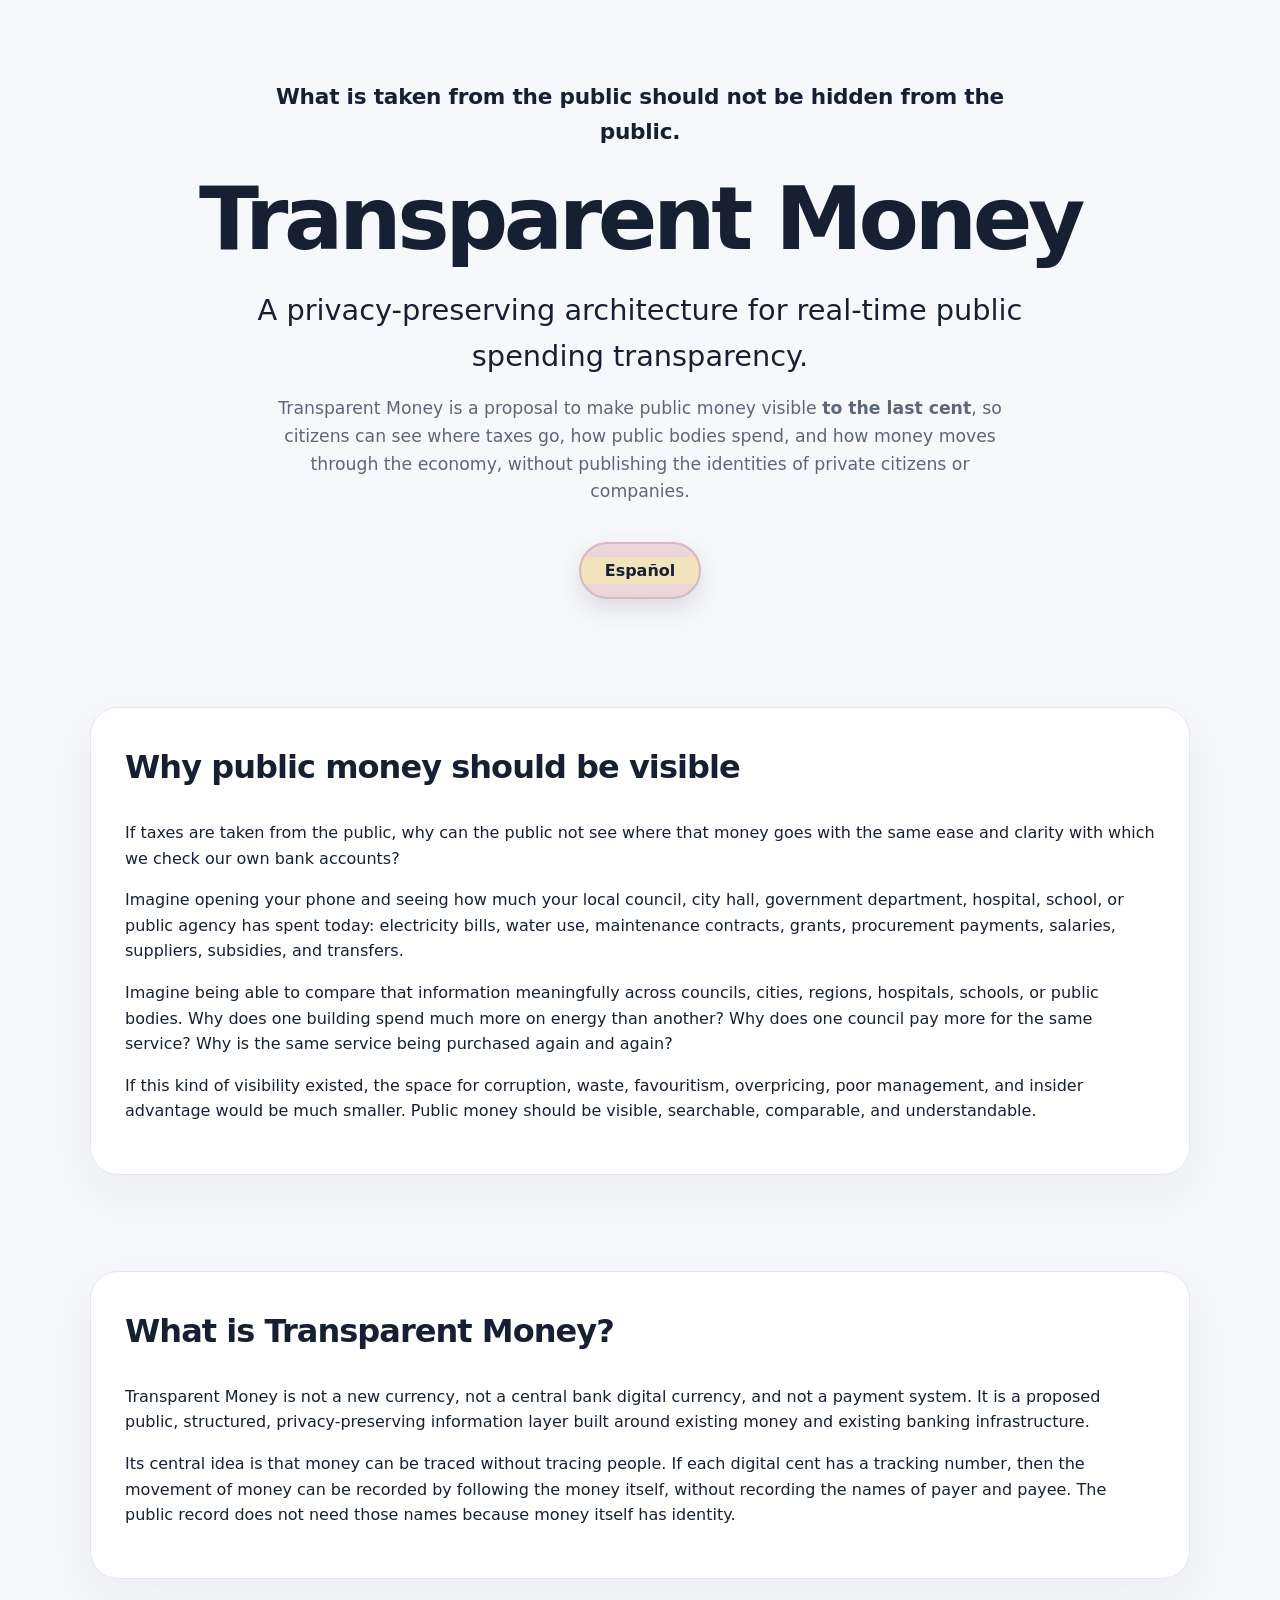
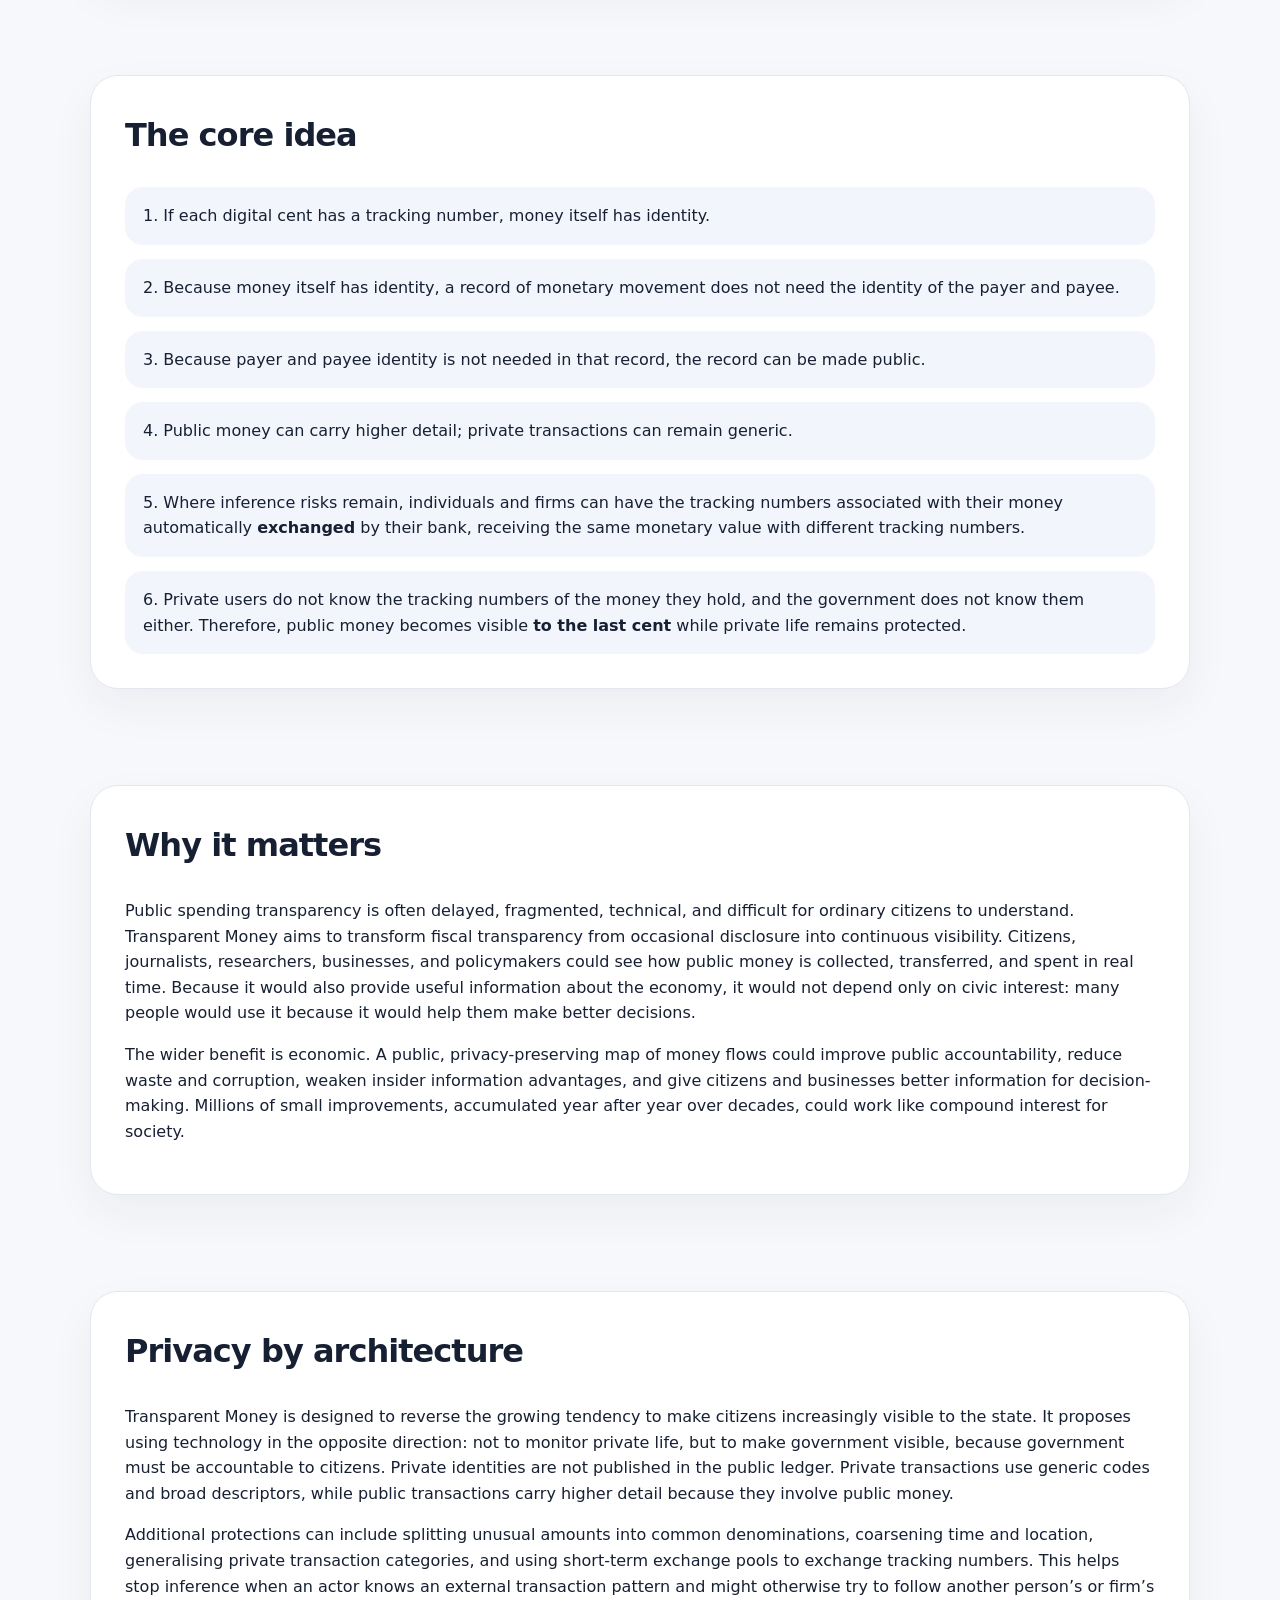
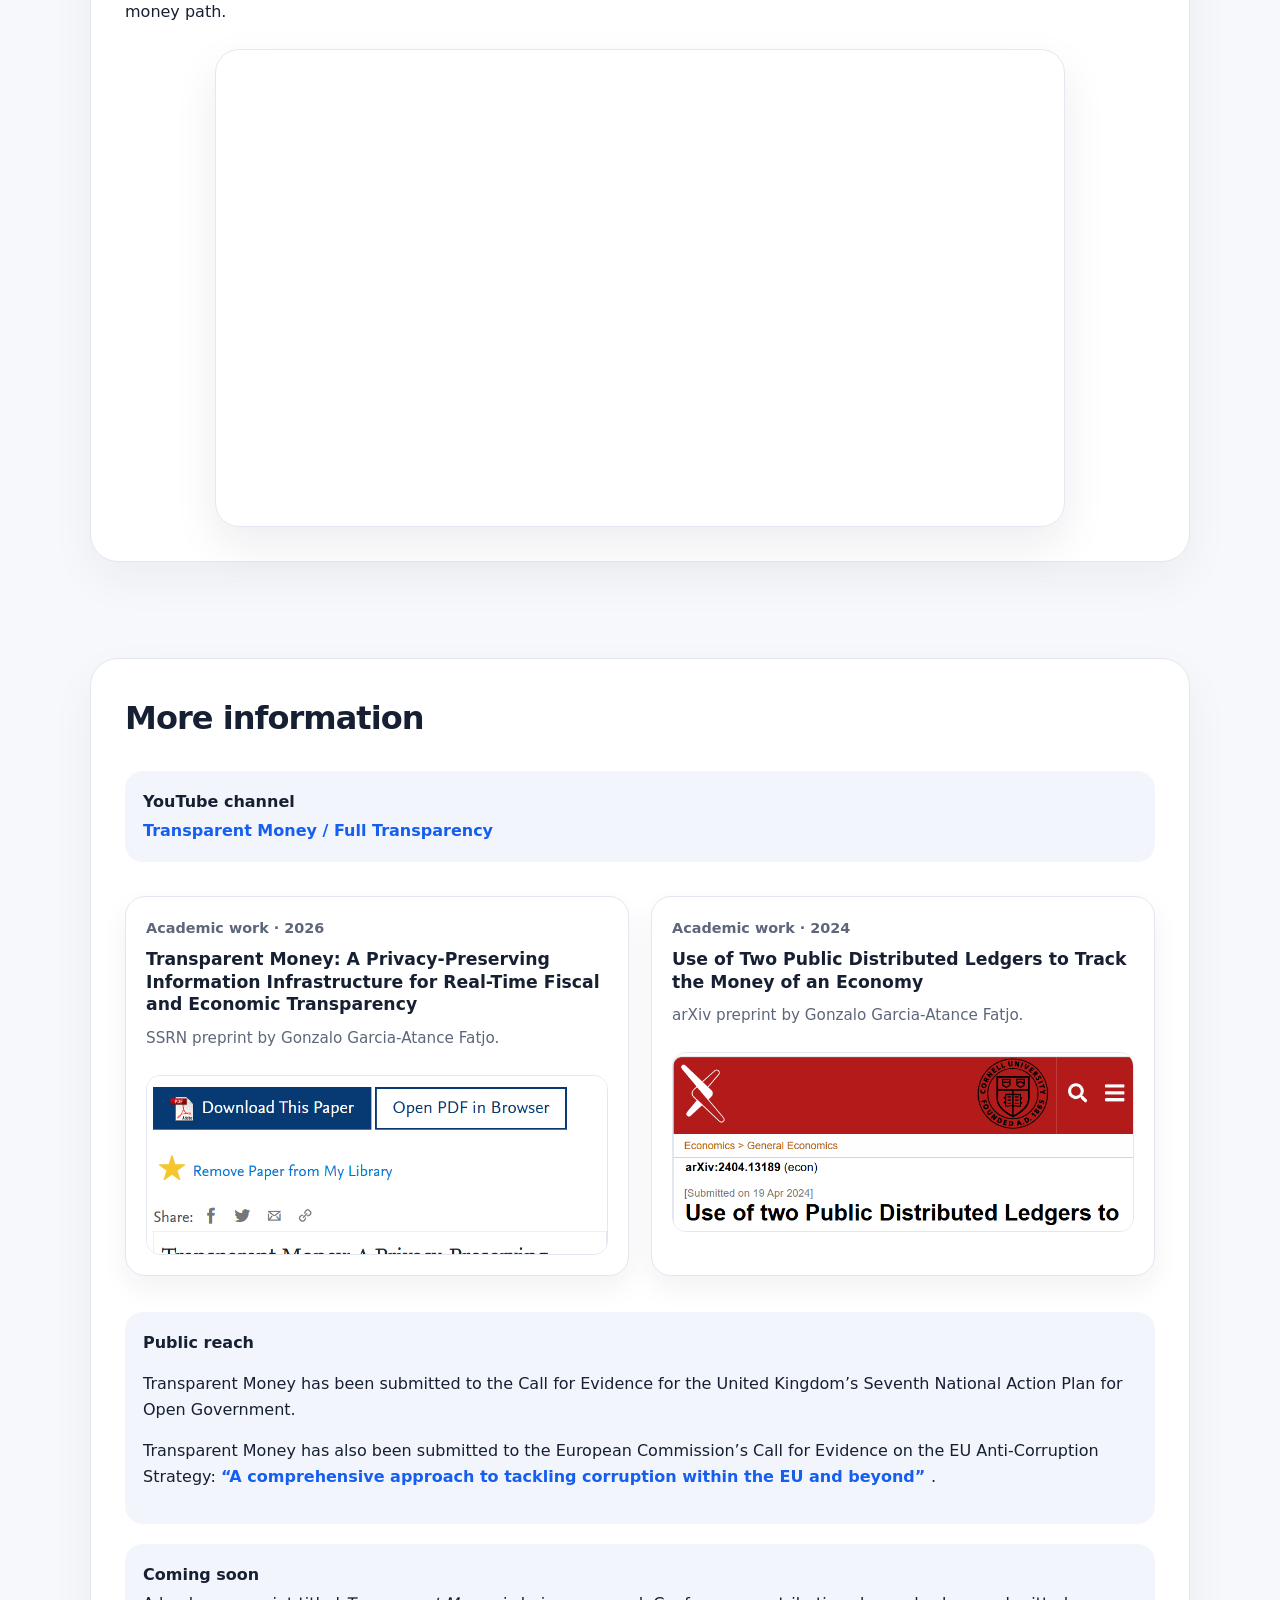
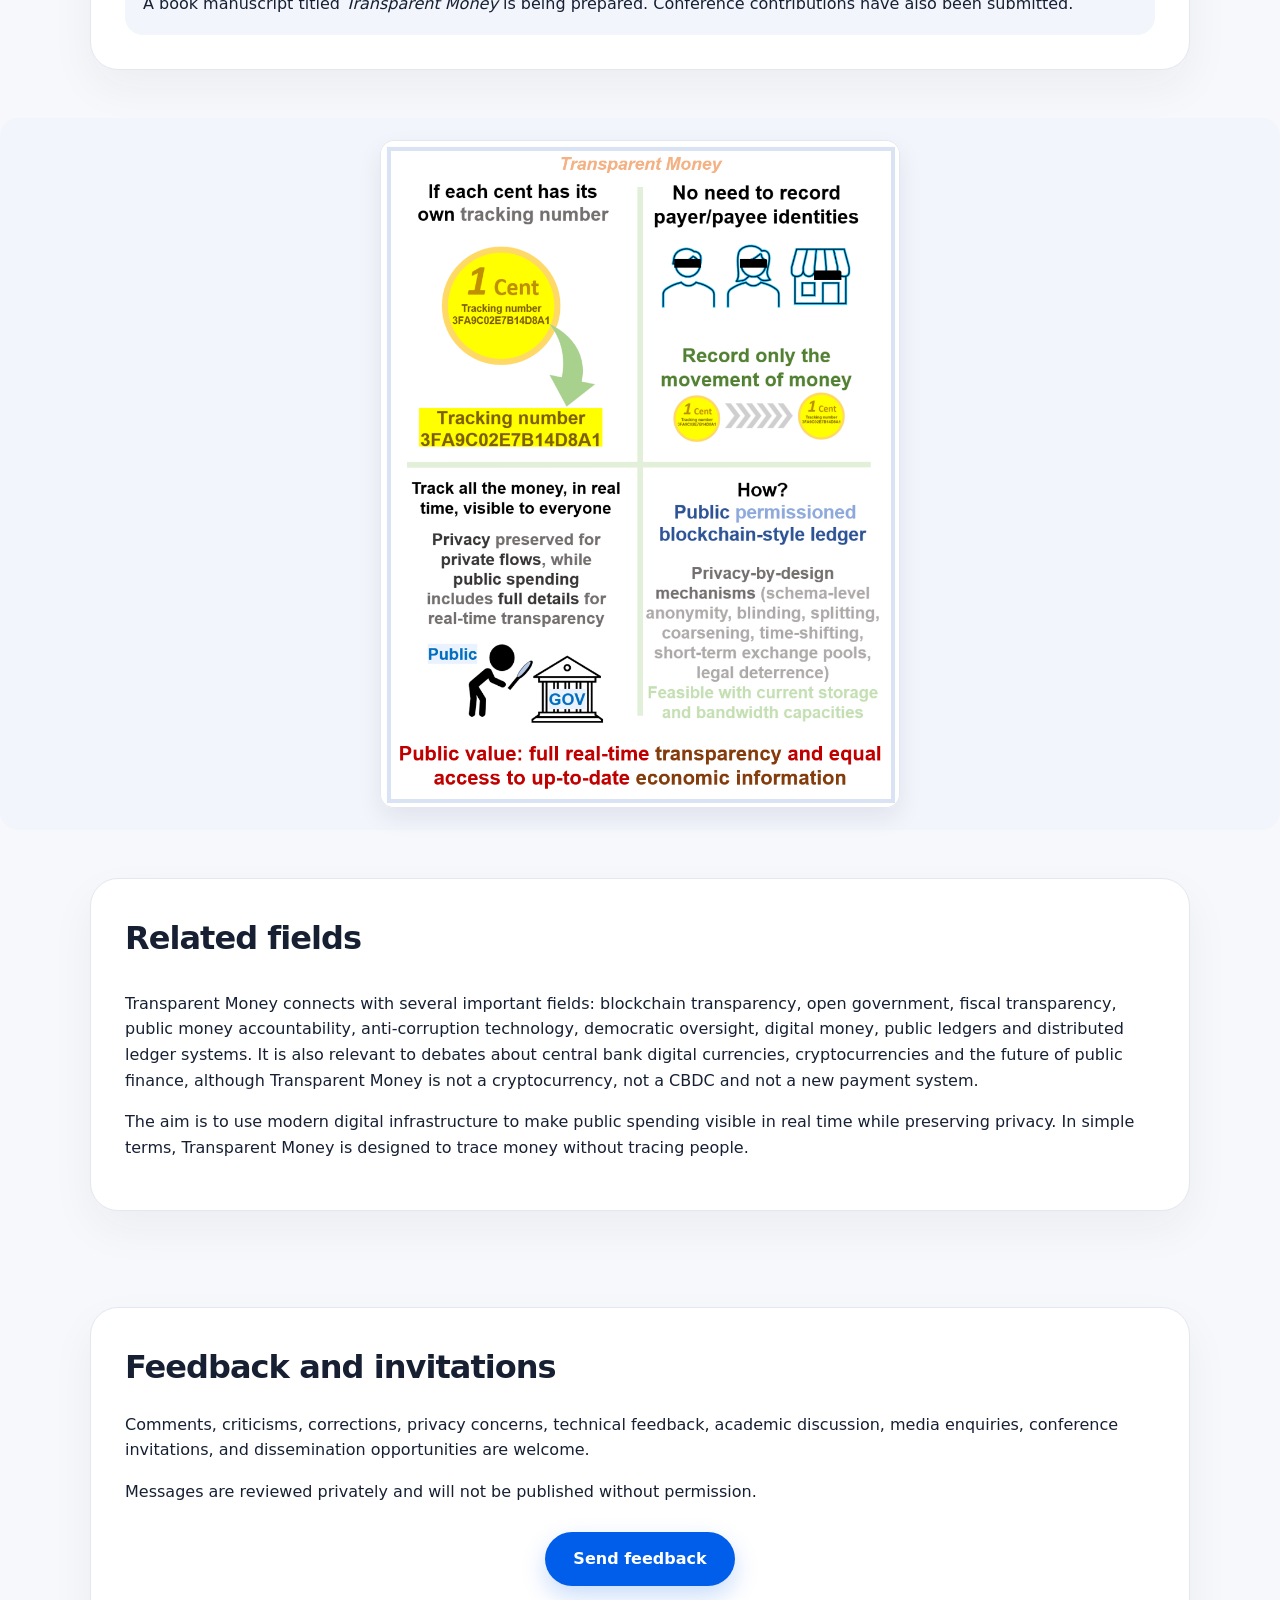
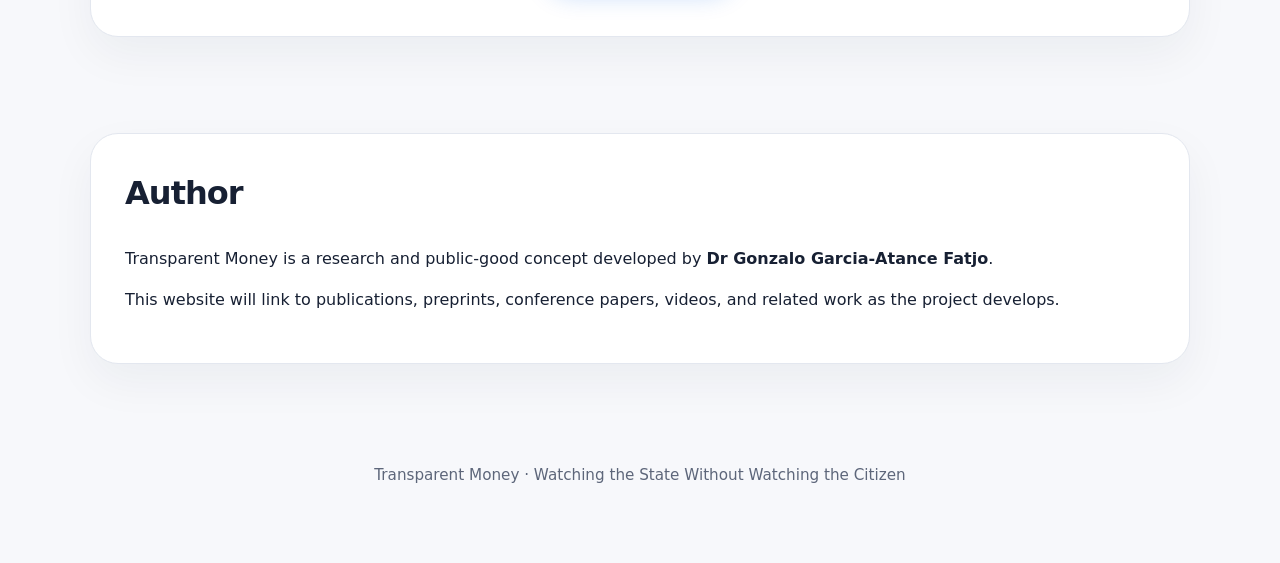
<file: index.html>
<!DOCTYPE html>
<html lang="en">
<head>
  <meta charset="UTF-8">
  <meta name="viewport" content="width=device-width, initial-scale=1.0">

 <title>Transparent Money | Blockchain Transparency for Public Money, Open Government and Anti-Corruption</title>



<meta name="keywords" content="Transparent Money, blockchain transparency, public money, public spending transparency, fiscal transparency, open government, anti-corruption, democracy, digital money, privacy-preserving transparency, public ledger, distributed ledger, government spending, real-time transparency, CBDC, cryptocurrency, accountability, public finance">

  <meta name="description" content="Transparent Money is a privacy-preserving architecture for real-time public spending transparency. It proposes tracing money without tracing people.">

  <link rel="canonical" href="https://transparentmoney.org/">
  <link rel="alternate" hreflang="en" href="https://transparentmoney.org/">
  <link rel="alternate" hreflang="es" href="https://transparentmoney.org/es/">
  <link rel="icon" type="image/png" href="/favicon.png">
  <link rel="stylesheet" href="style.css">
</head>

<body>
  <main>
    <section class="hero">
      <div class="container">
        <p class="moral-tagline">
  What is taken from the public should not be hidden from the public.
</p>

        <h1>Transparent Money</h1>

        <p class="subtitle">
          A privacy-preserving architecture for real-time public spending transparency.
        </p>

        <p class="description">
           Transparent Money is a proposal to make public money visible <strong>to the last cent</strong>,
            so citizens can see where taxes go, how public bodies spend, and how money moves
            through the economy, without publishing the identities of private citizens or companies.
        </p>

        <div class="nav">
                 <a class="language-switch spanish-flag" href="es/">Español</a>
        </div>
      </div>
    </section>

    <section class="section" id="why-public-money">
      <div class="container">
        <div class="card">
          <h2>Why public money should be visible</h2>
    
          <p>
            If taxes are taken from the public, why can the public not see where that money goes
            with the same ease and clarity with which we check our own bank accounts?
          </p>
    
          <p>
            Imagine opening your phone and seeing how much your local council, city hall,
            government department, hospital, school, or public agency has spent today:
            electricity bills, water use, maintenance contracts, grants, procurement payments,
            salaries, suppliers, subsidies, and transfers.
          </p>
    
          <p>
            Imagine being able to compare that information meaningfully across councils,
            cities, regions, hospitals, schools, or public bodies. Why does one building spend
            much more on energy than another? Why does one council pay more for the same service?
            Why is the same service being purchased again and again?
          </p>
    
          <p>
            If this kind of visibility existed, the space for corruption, waste, favouritism,
            overpricing, poor management, and insider advantage would be much smaller.
            Public money should be visible, searchable, comparable, and understandable.
          </p>
        </div>
      </div>
    </section>
    
    <section class="section" id="what-is-transparent-money">
      <div class="container">
        <div class="card">
          <h2>What is Transparent Money?</h2>

          <p>
            Transparent Money is not a new currency, not a central bank digital currency,
            and not a payment system. It is a proposed public, structured, privacy-preserving
            information layer built around existing money and existing banking infrastructure.
          </p>

          <p>
            Its central idea is that money can be traced without tracing people. If each
            digital cent has a tracking number, then the movement of money can be recorded
            by following the money itself, without recording the names of payer and payee.
            The public record does not need those names because money itself has identity.
          </p>
        </div>
      </div>
    </section>

    <section class="section" id="core-idea">
      <div class="container">
        <div class="card">
          <h2>The core idea</h2>

          <div class="steps">
            <div class="step">1. If each digital cent has a tracking number, money itself has identity.</div>
            <div class="step">2. Because money itself has identity, a record of monetary movement does not need the identity of the payer and payee.</div>
            <div class="step">3. Because payer and payee identity is not needed in that record, the record can be made public.</div>
            <div class="step">4. Public money can carry higher detail; private transactions can remain generic.</div>
            <div class="step">5. Where inference risks remain, individuals and firms can have the tracking numbers associated with their money automatically <strong>exchanged</strong> by their bank, receiving the same monetary value with different tracking numbers.</div>
            <div class="step">6. Private users do not know the tracking numbers of the money they hold, and the government does not know them either. Therefore, public money becomes visible <strong>to the last cent</strong> while private life remains protected.</div>
          </div>
        </div>
      </div>
    </section>

    <section class="section" id="why-it-matters">
      <div class="container">
        <div class="card">
          <h2>Why it matters</h2>

         <p>
          Public spending transparency is often delayed, fragmented, technical, and difficult for ordinary
          citizens to understand. Transparent Money aims to transform fiscal transparency
          from occasional disclosure into continuous visibility. Citizens, journalists,
          researchers, businesses, and policymakers could see how public money is collected,
          transferred, and spent in real time. Because it would also provide useful information
          about the economy, it would not depend only on civic interest: many people would use
          it because it would help them make better decisions.
          </p>

          <p>
            The wider benefit is economic. A public, privacy-preserving map of money flows
            could improve public accountability, reduce waste and corruption, weaken insider
            information advantages, and give citizens and businesses better information for
            decision-making. Millions of small improvements, accumulated year after year over
            decades, could work like compound interest for society.
          </p>
        </div>
      </div>
    </section>

    <section class="section" id="privacy">
      <div class="container">
        <div class="card">
          <h2>Privacy by architecture</h2>

          <p>
            Transparent Money is designed to reverse the growing tendency to make citizens increasingly visible to the state.
            It proposes using technology in the opposite direction: not to monitor private life, but to make government visible,
            because government must be accountable to citizens. Private identities are not published in the public ledger. Private transactions
            use generic codes and broad descriptors, while public transactions carry higher
            detail because they involve public money.
          </p>

          <p>
            Additional protections can include splitting unusual amounts into common denominations,
            coarsening time and location, generalising private transaction categories, and using
            short-term exchange pools to exchange tracking numbers. This helps stop inference
            when an actor knows an external transaction pattern and might otherwise try to follow
            another person’s or firm’s money path.
          </p>

          <div class="video-wrapper">
            <iframe
              src="https://www.youtube.com/embed/ULdHFhtc_oI"
              title="Transparent Money video"
              allow="accelerometer; autoplay; clipboard-write; encrypted-media; gyroscope; picture-in-picture; web-share"
              allowfullscreen>
            </iframe>
          </div>
        </div>
      </div>
    </section>

  <section class="section" id="more-information">
  <div class="container">
    <div class="card">
      <h2>More information</h2>

      <div class="link-list">
        <div class="link-item">
          <strong>YouTube channel</strong>
          <a href="https://www.youtube.com/@FullTransparency-GA" target="_blank" rel="noopener">
            Transparent Money / Full Transparency
          </a>
        </div>


<div class="paper-grid">
  <a class="paper-card" href="https://papers.ssrn.com/sol3/papers.cfm?abstract_id=6553941" target="_blank" rel="noopener">
    <div class="paper-card-content">
      <div class="paper-label">Academic work · 2026</div>
      <h3>Transparent Money: A Privacy-Preserving Information Infrastructure for Real-Time Fiscal and Economic Transparency</h3>
      <p>SSRN preprint by Gonzalo Garcia-Atance Fatjo.</p>
   
    </div>
    <img src="images/SSRN.png" alt="SSRN preprint page for Transparent Money">
  </a>

  <a class="paper-card" href="https://arxiv.org/abs/2404.13189" target="_blank" rel="noopener">
    <div class="paper-card-content">
      <div class="paper-label">Academic work · 2024</div>
      <h3>Use of Two Public Distributed Ledgers to Track the Money of an Economy</h3>
      <p>arXiv preprint by Gonzalo Garcia-Atance Fatjo.</p>
    
    </div>
    <img src="images/arxiv.png" alt="arXiv preprint page for Use of Two Public Distributed Ledgers to Track the Money of an Economy">
  </a>
</div>

      
<div class="link-list">
  <div class="link-item">
    <strong>Public reach</strong>
    <p>
      Transparent Money has been submitted to the Call for Evidence for the United Kingdom’s
      Seventh National Action Plan for Open Government.
    </p>
    <p>
      Transparent Money has also been submitted to the European Commission’s Call for Evidence
      on the EU Anti-Corruption Strategy:
      <a href="https://ec.europa.eu/info/law/better-regulation/have-your-say/initiatives/17212-EU-anti-corruption-strategy-a-comprehensive-approach-to-tackling-corruption-within-the-EU-and-beyond/F33502503_en" target="_blank" rel="noopener">
        “A comprehensive approach to tackling corruption within the EU and beyond”
      </a>.
    </p>
  </div>
</div>
        </div>
    <div class="link-list">
        <div class="link-item">
          <strong>Coming soon</strong>
          A book manuscript titled <em>Transparent Money</em> is being prepared.
          Conference contributions have also been submitted.
        </div>
         </a>
        </div>
      </div>
    </div>
  </div>
</section>

<div class="link-item graphical-abstract-block">
  <img
    src="images/transparent-money-graphical-abstract-public-spending-transparency-privacy-preserving-blockchain-ledger.png"
    alt="Transparent Money graphical abstract showing privacy-preserving public spending transparency using a blockchain-style ledger to trace public money without tracing people"
    class="graphical-abstract"
  >
</div>
    
 <section class="section" id="related-fields">
  <div class="container">
    <div class="card">
      <h2>Related fields</h2>

      <p>
        Transparent Money connects with several important fields: blockchain transparency,
        open government, fiscal transparency, public money accountability, anti-corruption
        technology, democratic oversight, digital money, public ledgers and distributed ledger
        systems. It is also relevant to debates about central bank digital currencies,
        cryptocurrencies and the future of public finance, although Transparent Money is not
        a cryptocurrency, not a CBDC and not a new payment system.
      </p>

      <p>
        The aim is to use modern digital infrastructure to make public spending visible in
        real time while preserving privacy. In simple terms, Transparent Money is designed
        to trace money without tracing people.
      </p>
    </div>
  </div>
</section>


<section class="section" id="feedback">
  <div class="container">
    <div class="card feedback-card">
      <h2>Feedback and invitations</h2>

      <p>
        Comments, criticisms, corrections, privacy concerns, technical feedback,
        academic discussion, media enquiries, conference invitations, and dissemination
        opportunities are welcome.
      </p>

      <p>
        Messages are reviewed privately and will not be published without permission.
      </p>

     <p class="feedback-button-wrap">
        <a class="feedback-button" href="https://docs.google.com/forms/d/e/1FAIpQLSc7LvFIXS4KbAZzd9t02nY8-HkmIkuot1HaVm0UwmVB2SxO7w/viewform" target="_blank" rel="noopener">
          Send feedback
        </a>
      </p>
    </div>
  </div>
</section>



    
    <section class="section" id="author">
      <div class="container">
        <div class="card">
          <h2>Author</h2>
          
          <p>
            Transparent Money is a research and public-good concept developed by
            <strong>Dr Gonzalo Garcia-Atance Fatjo</strong>.
          </p>

          <p>
            This website will link to publications, preprints, conference papers, videos,
            and related work as the project develops.
          </p>
        </div>
      </div>
    </section>
   
  </main>

  <footer>
    <div class="container">
      <p>
        Transparent Money · Watching the State Without Watching the Citizen
      </p>
    </div>
  </footer>
  
  <!-- Cloudflare Web Analytics -->
  <script defer src='https://static.cloudflareinsights.com/beacon.min.js' data-cf-beacon='{"token": "f0935cd1b47f458ba0637c653352cdf0"}'></script>
  <!-- End Cloudflare Web Analytics -->
</body>
</html>
</file>
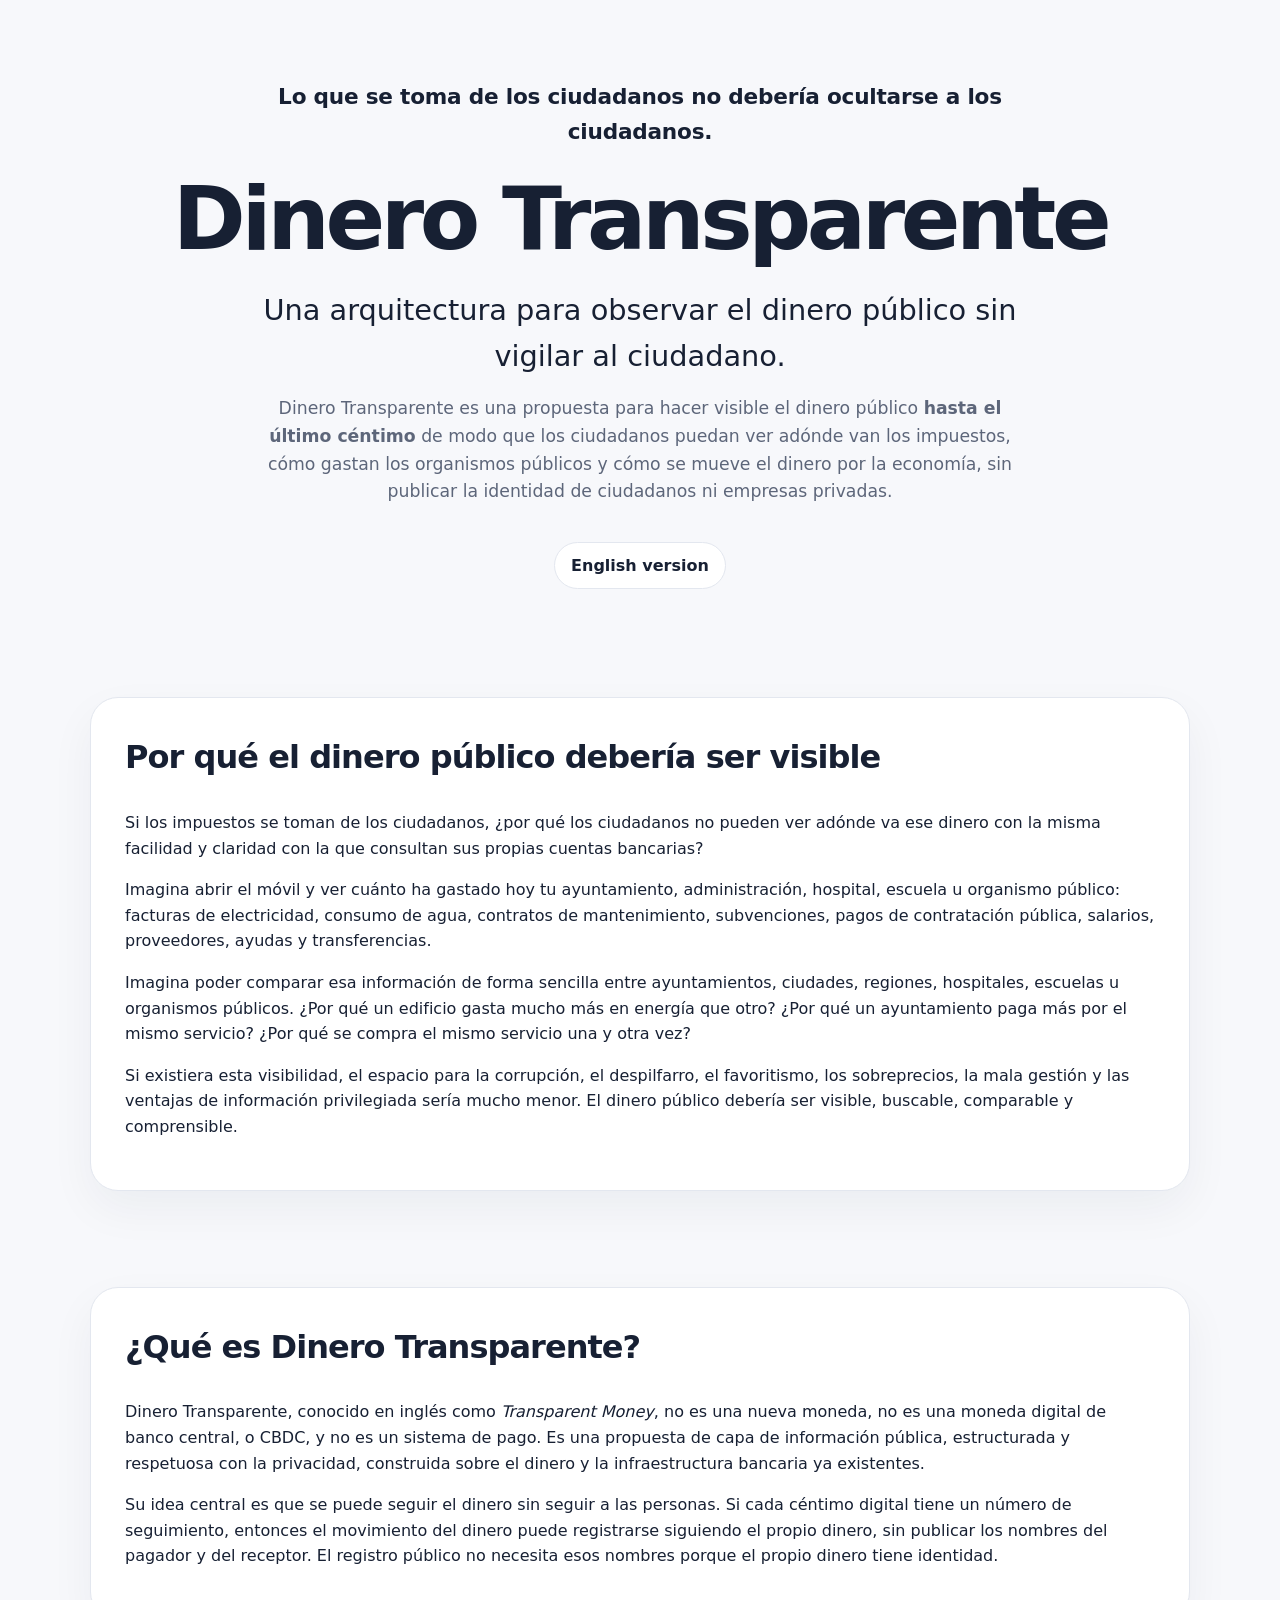
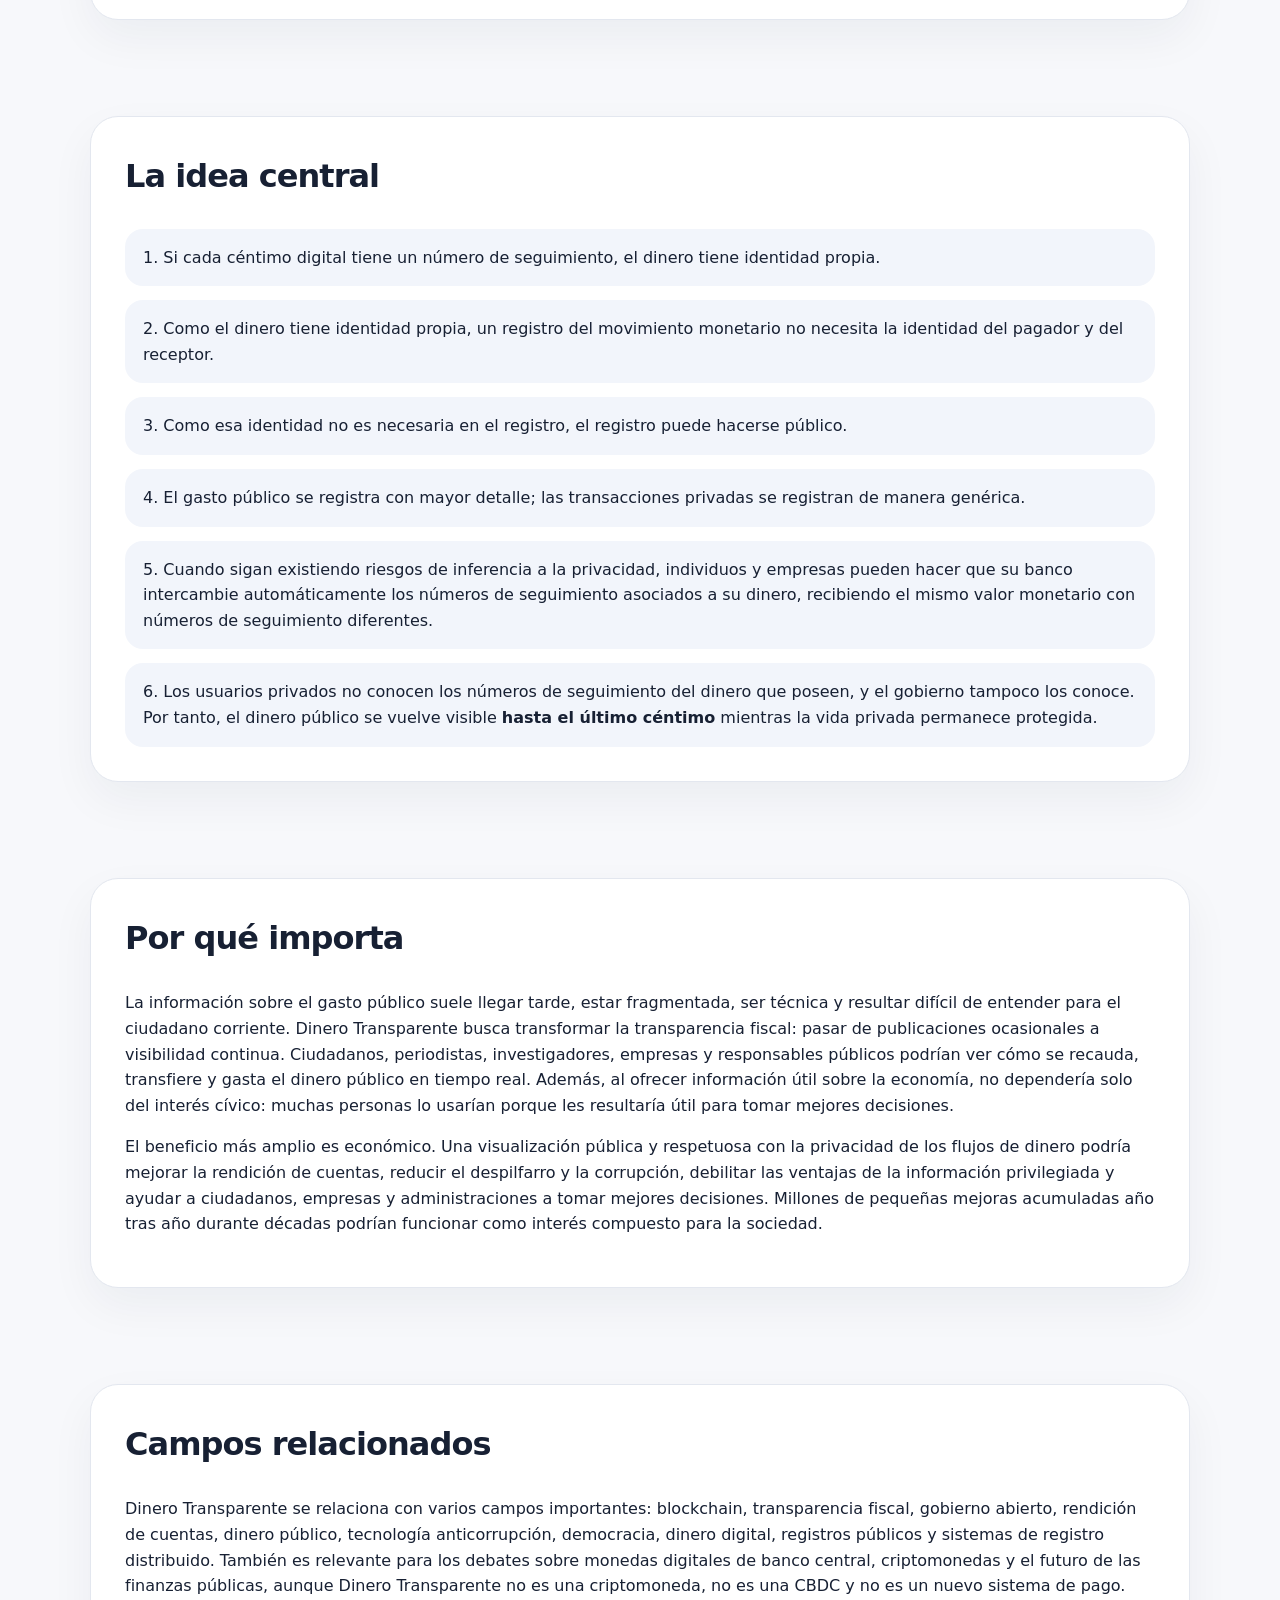
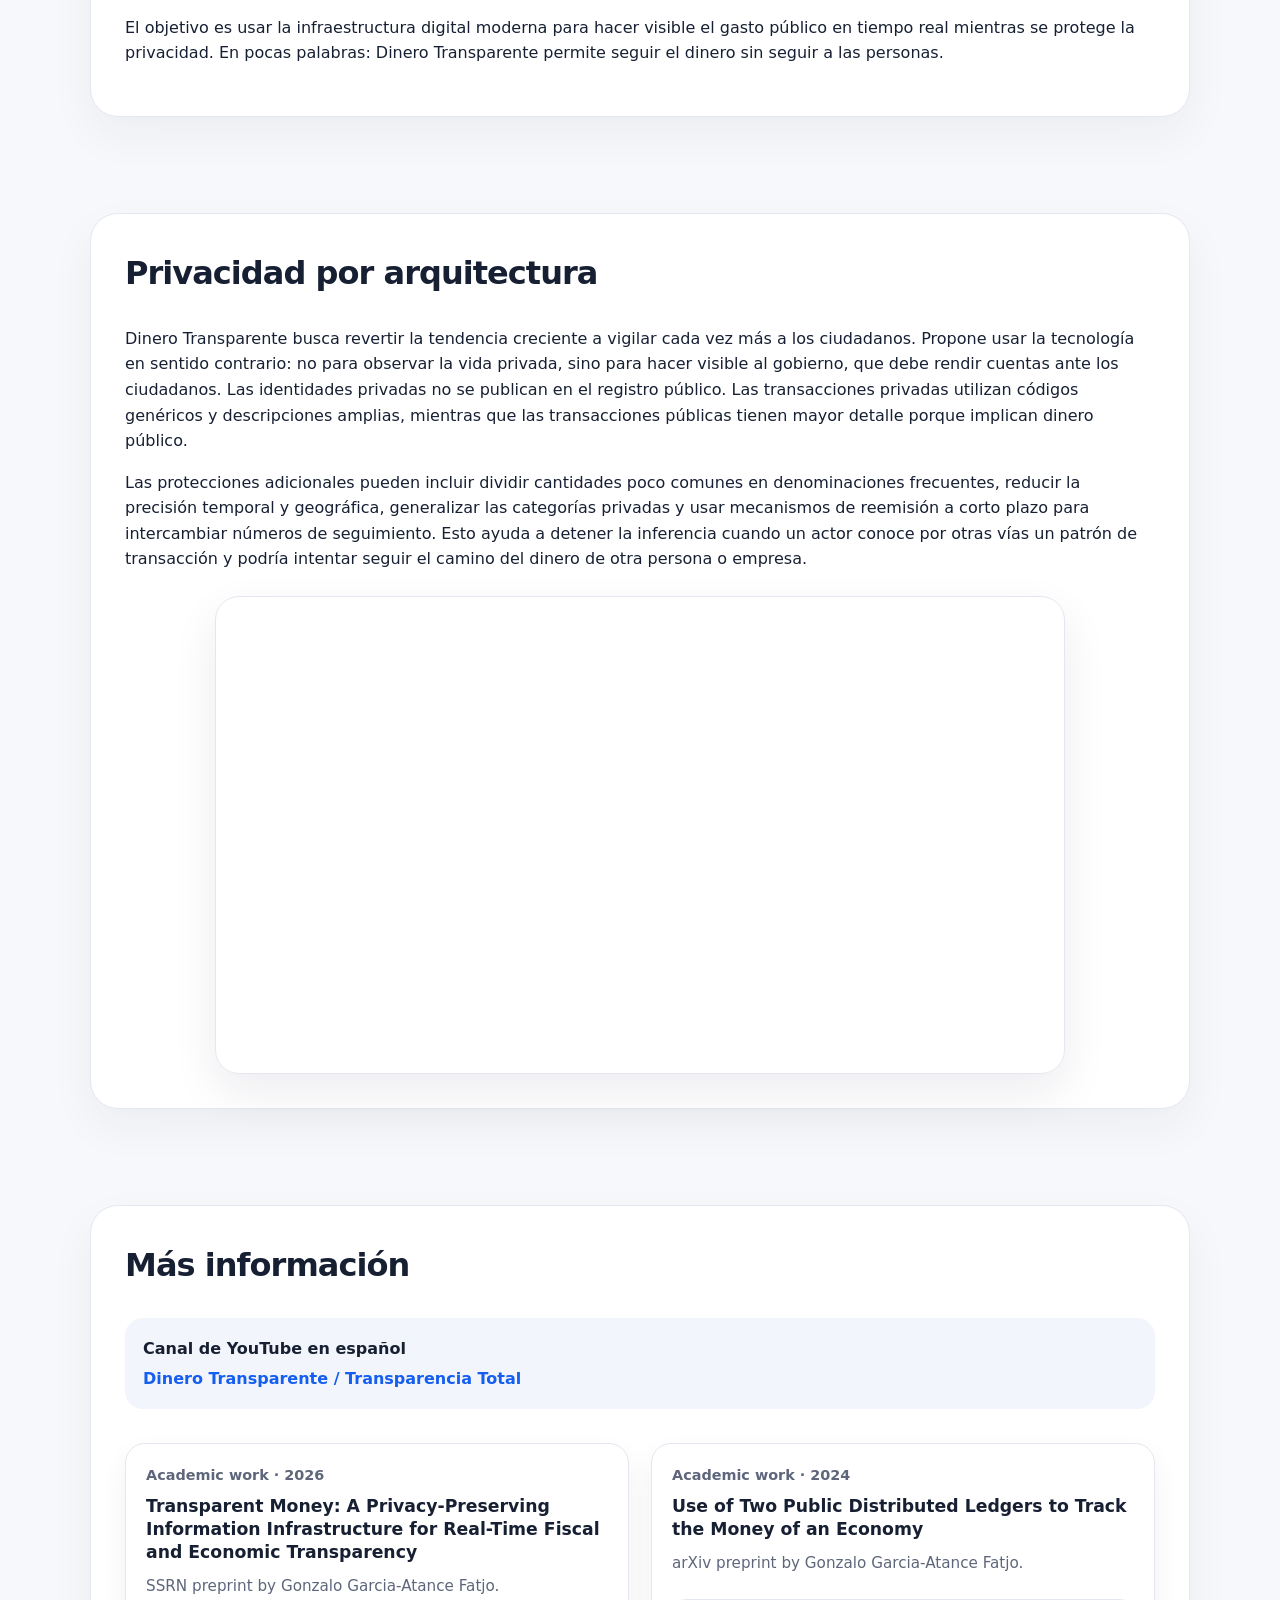
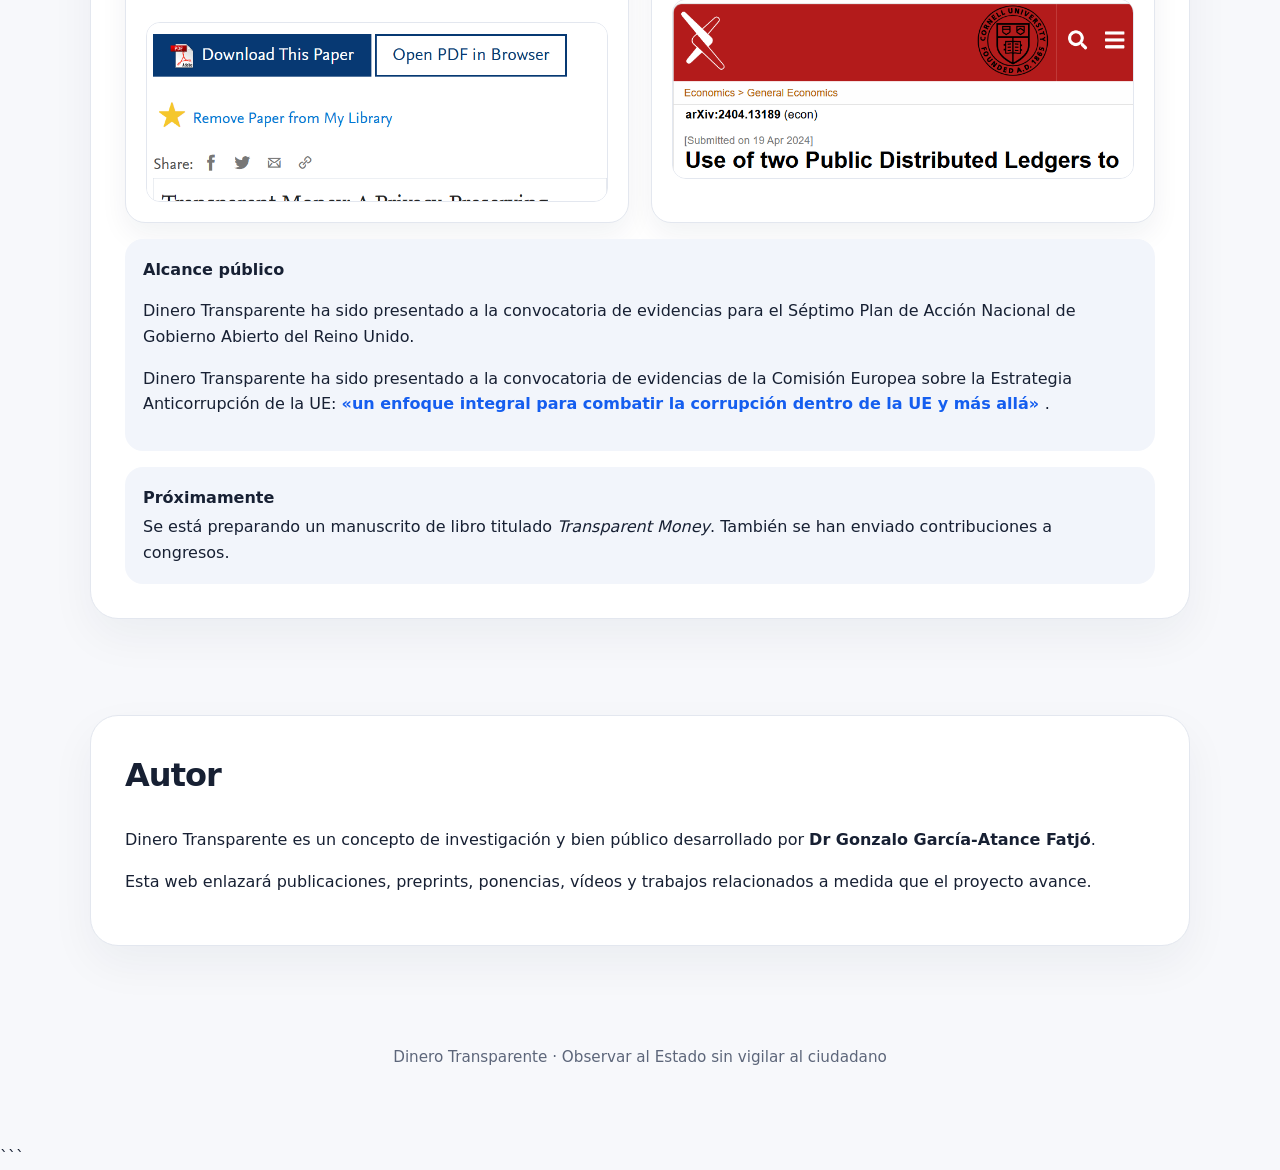
<file: es/index.html>
<!DOCTYPE html>
<html lang="es">
<head>
  <meta charset="UTF-8">
  <meta name="viewport" content="width=device-width, initial-scale=1.0">

  <title>Dinero Transparente | Blockchain, transparencia del dinero público, gobierno abierto y anticorrupción</title>

  <meta name="description" content="Dinero Transparente es una arquitectura que preserva la privacidad para hacer visible el gasto público en tiempo real. Usa registros públicos tipo blockchain para seguir el dinero público sin seguir a las personas, apoyando la transparencia fiscal, el gobierno abierto, la democracia y la lucha contra la corrupción.">

  <meta name="keywords" content="Dinero Transparente, Transparent Money, blockchain, transparencia, open government, dinero público, transparencia del gasto público, transparencia fiscal, gobierno abierto, anticorrupción, democracia, dinero digital, privacidad, registros públicos, registro distribuido, distributed ledger, blockchain gasto público, rendición de cuentas, finanzas públicas">

  <link rel="canonical" href="https://transparentmoney.org/es/">
  <link rel="alternate" hreflang="en" href="https://transparentmoney.org/">
  <link rel="alternate" hreflang="es" href="https://transparentmoney.org/es/">
  <link rel="icon" type="image/png" href="/favicon.png">
  <link rel="stylesheet" href="../style.css">
</head>

<body>
  <main>
    <section class="hero">
      <div class="container">
        <p class="moral-tagline">
          Lo que se toma de los ciudadanos no debería ocultarse a los ciudadanos.
        </p>

        <h1>Dinero Transparente</h1>

        <p class="subtitle">
          Una arquitectura para observar el dinero público sin vigilar al ciudadano.
        </p>

        <p class="description">
          Dinero Transparente es una propuesta para hacer visible el dinero público
          <strong>hasta el último céntimo</strong> de modo que los ciudadanos puedan ver adónde van los
          impuestos, cómo gastan los organismos públicos y cómo se mueve el dinero por la
          economía, sin publicar la identidad de ciudadanos ni empresas privadas.
        </p>

        <div class="nav">
          <a href="../">English version</a>
        </div>
      </div>
    </section>

    <section class="section" id="por-que-visible">
  <div class="container">
    <div class="card">
      <h2>Por qué el dinero público debería ser visible</h2>

      <p>
        Si los impuestos se toman de los ciudadanos, ¿por qué los ciudadanos no pueden ver
        adónde va ese dinero con la misma facilidad y claridad con la que consultan sus
        propias cuentas bancarias?
      </p>

      <p>
        Imagina abrir el móvil y ver cuánto ha gastado hoy tu ayuntamiento, administración,
        hospital, escuela u organismo público: facturas de electricidad, consumo de agua,
        contratos de mantenimiento, subvenciones, pagos de contratación pública, salarios,
        proveedores, ayudas y transferencias.
      </p>

      <p>
        Imagina poder comparar esa información de forma sencilla entre ayuntamientos,
        ciudades, regiones, hospitales, escuelas u organismos públicos. ¿Por qué un edificio
        gasta mucho más en energía que otro? ¿Por qué un ayuntamiento paga más por el mismo
        servicio? ¿Por qué se compra el mismo servicio una y otra vez?
      </p>

      <p>
        Si existiera esta visibilidad, el espacio para la corrupción, el despilfarro, el
        favoritismo, los sobreprecios, la mala gestión y las ventajas de información
        privilegiada sería mucho menor. El dinero público debería ser visible, buscable,
        comparable y comprensible.
      </p>
    </div>
  </div>
</section>

    <section class="section" id="que-es-dinero-transparente">
      <div class="container">
        <div class="card">
          <h2>¿Qué es Dinero Transparente?</h2>

          <p>
            Dinero Transparente, conocido en inglés como <em>Transparent Money</em>, no es una nueva moneda,
            no es una moneda digital de banco central, o CBDC, y no es un sistema de pago. Es una propuesta de capa de información
            pública, estructurada y respetuosa con la privacidad, construida sobre el dinero y la infraestructura
            bancaria ya existentes.
          </p>

          <p>
            Su idea central es que se puede seguir el dinero sin seguir a las personas. Si cada céntimo
            digital tiene un número de seguimiento, entonces el movimiento del dinero puede registrarse
            siguiendo el propio dinero, sin publicar los nombres del pagador y del receptor. El registro
            público no necesita esos nombres porque el propio dinero tiene identidad.
          </p>
        </div>
      </div>
    </section>

    <section class="section" id="idea-central">
      <div class="container">
        <div class="card">
          <h2>La idea central</h2>

          <div class="steps">
            <div class="step">1. Si cada céntimo digital tiene un número de seguimiento, el dinero tiene identidad propia.</div>
            <div class="step">2. Como el dinero tiene identidad propia, un registro del movimiento monetario no necesita la identidad del pagador y del receptor.</div>
            <div class="step">3. Como esa identidad no es necesaria en el registro, el registro puede hacerse público.</div>
            <div class="step">4. El gasto público se registra con mayor detalle; las transacciones privadas se registran de manera genérica.</div>
            <div class="step">5. Cuando sigan existiendo riesgos de inferencia a la privacidad, individuos y empresas pueden hacer que su banco intercambie automáticamente los números de seguimiento asociados a su dinero, recibiendo el mismo valor monetario con números de seguimiento diferentes.</div>
            <div class="step">6. Los usuarios privados no conocen los números de seguimiento del dinero que poseen, y el gobierno tampoco los conoce. Por tanto, el dinero público se vuelve visible <strong>hasta el último céntimo</strong> mientras la vida privada permanece protegida.</div>
          </div>
        </div>
      </div>
    </section>

    <section class="section" id="por-que-importa">
      <div class="container">
        <div class="card">
          <h2>Por qué importa</h2>

          <p>
            La información sobre el gasto público suele llegar tarde, estar fragmentada, ser técnica
            y resultar difícil de entender para el ciudadano corriente. Dinero Transparente busca transformar
            la transparencia fiscal: pasar de publicaciones ocasionales a visibilidad continua.
            Ciudadanos, periodistas, investigadores, empresas y responsables públicos podrían ver cómo se
            recauda, transfiere y gasta el dinero público en tiempo real. Además, al ofrecer información útil
            sobre la economía, no dependería solo del interés cívico: muchas personas lo usarían porque les
            resultaría útil para tomar mejores decisiones.
          </p>

          <p>
            El beneficio más amplio es económico. Una visualización pública y respetuosa con la privacidad de los flujos
            de dinero podría mejorar la rendición de cuentas, reducir el despilfarro y la corrupción, debilitar
            las ventajas de la información privilegiada y ayudar a ciudadanos, empresas y administraciones a tomar mejores decisiones.
            Millones de pequeñas mejoras acumuladas año tras año durante décadas podrían funcionar como interés
            compuesto para la sociedad.
          </p>
        </div>
      </div>
    </section>

    <section class="section" id="campos-relacionados">
      <div class="container">
        <div class="card">
          <h2>Campos relacionados</h2>

          <p>
            Dinero Transparente se relaciona con varios campos importantes: blockchain,
            transparencia fiscal, gobierno abierto, rendición de cuentas, dinero público,
            tecnología anticorrupción, democracia, dinero digital, registros públicos y sistemas
            de registro distribuido. También es relevante para los debates sobre monedas
            digitales de banco central, criptomonedas y el futuro de las finanzas públicas,
            aunque Dinero Transparente no es una criptomoneda, no es una CBDC y no es un nuevo
            sistema de pago.
          </p>

          <p>
            El objetivo es usar la infraestructura digital moderna para hacer visible el gasto
            público en tiempo real mientras se protege la privacidad. En pocas palabras:
            Dinero Transparente permite seguir el dinero sin seguir a las personas.
          </p>
        </div>
      </div>
    </section>

    <section class="section" id="privacidad">
      <div class="container">
        <div class="card">
          <h2>Privacidad por arquitectura</h2>

          <p>
            Dinero Transparente busca revertir la tendencia creciente a vigilar cada vez más a los ciudadanos.
            Propone usar la tecnología en sentido contrario: no para observar la vida privada, sino para hacer
            visible al gobierno, que debe rendir cuentas ante los ciudadanos. Las identidades privadas no se
            publican en el registro público. Las transacciones privadas utilizan códigos genéricos y descripciones
            amplias, mientras que las transacciones públicas tienen mayor detalle porque implican dinero público.
          </p>

          <p>
            Las protecciones adicionales pueden incluir dividir cantidades poco comunes en denominaciones
            frecuentes, reducir la precisión temporal y geográfica, generalizar las categorías privadas y usar
            mecanismos de reemisión a corto plazo para intercambiar números de seguimiento. Esto ayuda a detener
            la inferencia cuando un actor conoce por otras vías un patrón de transacción y podría intentar seguir
            el camino del dinero de otra persona o empresa.
          </p>

          <div class="video-wrapper">
            <iframe
              src="https://www.youtube.com/embed/P0lUaMITWiY"
              title="Vídeo de Dinero Transparente"
              allow="accelerometer; autoplay; clipboard-write; encrypted-media; gyroscope; picture-in-picture; web-share"
              allowfullscreen>
            </iframe>
          </div>
        </div>
      </div>
    </section>

    <section class="section" id="mas-informacion">
      <div class="container">
        <div class="card">
          <h2>Más información</h2>

          <div class="link-list">
            <div class="link-item">
              <strong>Canal de YouTube en español</strong>
              <a href="https://www.youtube.com/@TransparenciaTotal-GA" target="_blank" rel="noopener">
                Dinero Transparente / Transparencia Total
              </a>
            </div>

         <div class="paper-grid">
                <a class="paper-card" href="https://papers.ssrn.com/sol3/papers.cfm?abstract_id=6553941" target="_blank" rel="noopener">
                  <div class="paper-card-content">
                    <div class="paper-label">Academic work · 2026</div>
                    <h3>Transparent Money: A Privacy-Preserving Information Infrastructure for Real-Time Fiscal and Economic Transparency</h3>
                    <p>SSRN preprint by Gonzalo Garcia-Atance Fatjo.</p>
                 
                  </div>
                  <img src="../images/SSRN.png" alt="SSRN preprint page for Transparent Money">
                </a>
              
                <a class="paper-card" href="https://arxiv.org/abs/2404.13189" target="_blank" rel="noopener">
                  <div class="paper-card-content">
                    <div class="paper-label">Academic work · 2024</div>
                    <h3>Use of Two Public Distributed Ledgers to Track the Money of an Economy</h3>
                    <p>arXiv preprint by Gonzalo Garcia-Atance Fatjo.</p>
                  
                  </div>
                  <img src="../images/arxiv.png" alt="arXiv preprint page for Use of Two Public Distributed Ledgers to Track the Money of an Economy">
                </a>
              </div>


         <div class="link-item">
  <strong>Alcance público</strong>
  <p>
    Dinero Transparente ha sido presentado a la convocatoria de evidencias para el
    Séptimo Plan de Acción Nacional de Gobierno Abierto del Reino Unido.
  </p>
  <p>
    Dinero Transparente ha sido presentado a la convocatoria de evidencias
    de la Comisión Europea sobre la Estrategia Anticorrupción de la UE:
    <a href="https://ec.europa.eu/info/law/better-regulation/have-your-say/initiatives/17212-EU-anti-corruption-strategy-a-comprehensive-approach-to-tackling-corruption-within-the-EU-and-beyond/F33502503_en" target="_blank" rel="noopener">
      «un enfoque integral para combatir la corrupción dentro de la UE y más allá»
    </a>.
  </p>
</div>

            <div class="link-item">
              <strong>Próximamente</strong>
              Se está preparando un manuscrito de libro titulado <em>Transparent Money</em>.
              También se han enviado contribuciones a congresos.
            </div>
          </div>
        </div>
      </div>
    </section>

    <section class="section" id="autor">
      <div class="container">
        <div class="card">
          <h2>Autor</h2>

          <p>
            Dinero Transparente es un concepto de investigación y bien público desarrollado por
            <strong>Dr Gonzalo García-Atance Fatjó</strong>.
          </p>

          <p>
            Esta web enlazará publicaciones, preprints, ponencias, vídeos y trabajos relacionados
            a medida que el proyecto avance.
          </p>
        </div>
      </div>
    </section>
  </main>

  <footer>
    <div class="container">
      <p>
        Dinero Transparente · Observar al Estado sin vigilar al ciudadano
      </p>
    </div>
  </footer>

   <!-- Cloudflare Web Analytics -->
  <script defer src='https://static.cloudflareinsights.com/beacon.min.js' data-cf-beacon='{"token": "f0935cd1b47f458ba0637c653352cdf0"}'></script>
  <!-- End Cloudflare Web Analytics -->
</body>
</html>
```
</file>
<file: style.css>
:root {
  --bg: #f7f8fb;
  --text: #172033;
  --muted: #5d667a;
  --card: #ffffff;
  --line: #e3e7ef;
  --accent: #155eef;
  --accent-dark: #0f3fa8;
}

* {
  box-sizing: border-box;
}

body {
  margin: 0;
  font-family: system-ui, -apple-system, BlinkMacSystemFont, "Segoe UI", sans-serif;
  background: var(--bg);
  color: var(--text);
  line-height: 1.6;
}

.container {
  width: min(1100px, 92%);
  margin: 0 auto;
}

.hero {
  padding: 80px 0 60px;
  text-align: center;
}

.badge {
  display: inline-block;
  padding: 6px 14px;
  border: 1px solid var(--line);
  border-radius: 999px;
  background: white;
  color: var(--muted);
  font-size: 0.9rem;
  margin-bottom: 24px;
}

h1 {
  font-size: clamp(2.8rem, 7vw, 5.5rem);
  line-height: 1;
  margin: 0;
  letter-spacing: -0.05em;
}

.subtitle {
  font-size: clamp(1.2rem, 3vw, 1.8rem);
  margin: 24px auto 16px;
  max-width: 780px;
  color: var(--text);
}

.description {
  max-width: 760px;
  margin: 0 auto 36px;
  color: var(--muted);
  font-size: 1.08rem;
}

.language-grid {
  display: grid;
  grid-template-columns: repeat(2, minmax(0, 1fr));
  gap: 18px;
  max-width: 720px;
  margin: 0 auto;
}

.language-card {
  display: block;
  padding: 28px;
  background: var(--card);
  border: 1px solid var(--line);
  border-radius: 24px;
  text-decoration: none;
  color: var(--text);
  box-shadow: 0 18px 45px rgba(20, 30, 60, 0.06);
  transition: transform 0.18s ease, box-shadow 0.18s ease;
}

.language-card:hover {
  transform: translateY(-3px);
  box-shadow: 0 22px 55px rgba(20, 30, 60, 0.10);
}

.language-card h2 {
  margin: 0 0 8px;
  font-size: 1.5rem;
}

.language-card p {
  margin: 0;
  color: var(--muted);
}

.section {
  padding: 48px 0;
}

.card {
  background: var(--card);
  border: 1px solid var(--line);
  border-radius: 28px;
  padding: 34px;
  box-shadow: 0 18px 45px rgba(20, 30, 60, 0.05);
}

.card h2 {
  margin-top: 0;
  font-size: 2rem;
  letter-spacing: -0.03em;
}

.steps {
  display: grid;
  gap: 14px;
  margin-top: 20px;
}

.step {
  padding: 16px 18px;
  border-radius: 18px;
  background: #f2f5fb;
  color: var(--text);
}

footer {
  padding: 36px 0 60px;
  text-align: center;
  color: var(--muted);
  font-size: 0.95rem;
}

@media (max-width: 700px) {
  .hero {
    padding-top: 54px;
  }

  .language-grid {
    grid-template-columns: 1fr;
  }

  .card {
    padding: 24px;
  }
}

.nav {
  display: flex;
  justify-content: center;
  gap: 12px;
  flex-wrap: wrap;
  margin-top: 28px;
}

.nav a,
.button-link {
  display: inline-block;
  padding: 10px 16px;
  border-radius: 999px;
  background: var(--card);
  border: 1px solid var(--line);
  color: var(--text);
  text-decoration: none;
  font-weight: 600;
}

.nav a:hover,
.button-link:hover {
  border-color: var(--accent);
  color: var(--accent);
}

.video-wrapper {
  position: relative;
  width: 100%;
  max-width: 850px;
  margin: 24px auto 0;
  aspect-ratio: 16 / 9;
  border-radius: 24px;
  overflow: hidden;
  border: 1px solid var(--line);
  box-shadow: 0 18px 45px rgba(20, 30, 60, 0.08);
}

.video-wrapper iframe {
  width: 100%;
  height: 100%;
  border: 0;
}

.link-list {
  display: grid;
  gap: 16px;
  margin-top: 20px;
}

.link-item {
  padding: 18px;
  border-radius: 18px;
  background: #f2f5fb;
}

.link-item strong {
  display: block;
  margin-bottom: 4px;
}

.link-item a {
  color: var(--accent);
  font-weight: 600;
  text-decoration: none;
}

.link-item a:hover {
  text-decoration: underline;
}

.note {
  color: var(--muted);
  font-size: 0.98rem;
}

.author-grid {
  display: grid;
  grid-template-columns: 1fr;
  gap: 20px;
}

.small-title {
  font-size: 1rem;
  text-transform: uppercase;
  letter-spacing: 0.08em;
  color: var(--muted);
  margin-bottom: 10px;
}

.language-switch {
  background: #ffd43b !important;
  color: #172033 !important;
  border: 2px solid #172033 !important;
  font-weight: 800 !important;
  box-shadow: 0 10px 25px rgba(20, 30, 60, 0.18);
}

.language-switch:hover {
  background: #ffb703 !important;
  color: #172033 !important;
  transform: translateY(-2px);
}

.nav a.spanish-flag {
  background: linear-gradient(
    to bottom,
    #ead6d8 0%,
    #ead6d8 24%,
    #f1e4bd 24%,
    #f1e4bd 76%,
    #ead6d8 76%,
    #ead6d8 100%
  ) !important;
  color: #172033 !important;
  border: 2px solid #d7b9bd !important;
  font-weight: 850 !important;
  padding: 14px 24px !important;
  box-shadow: 0 10px 24px rgba(20, 30, 60, 0.13);
}

.nav a.spanish-flag:hover {
  transform: translateY(-2px);
  box-shadow: 0 14px 30px rgba(20, 30, 60, 0.18);
  filter: saturate(1.15);
}

.moral-tagline {
  max-width: 760px;
  margin: 0 auto 26px;
  font-size: clamp(1.05rem, 2vw, 1.35rem);
  font-weight: 700;
  color: var(--text);
  letter-spacing: -0.01em;
}

.paper-grid {
  display: grid;
  grid-template-columns: repeat(2, minmax(0, 1fr));
  gap: 22px;
  margin-top: 18px;
}

.paper-card {
  display: flex;
  flex-direction: column;
  background: #ffffff;
  border: 1px solid var(--line);
  border-radius: 20px;
  overflow: hidden;
  text-decoration: none;
  color: var(--text);
  box-shadow: 0 12px 28px rgba(20, 30, 60, 0.06);
  transition: transform 0.18s ease, box-shadow 0.18s ease;
}

.paper-card:hover {
  transform: translateY(-3px);
  box-shadow: 0 18px 36px rgba(20, 30, 60, 0.10);
}

.paper-card-content {
  padding: 20px 20px 14px;
}

.paper-label {
  font-size: 0.9rem;
  color: var(--muted);
  margin-bottom: 8px;
  font-weight: 700;
}

.paper-card h3 {
  margin: 0 0 10px;
  font-size: 1.08rem;
  line-height: 1.32;
}

.paper-card p {
  margin: 0 0 10px;
  color: var(--muted);
  font-size: 0.95rem;
}

.paper-link {
  color: var(--accent);
  font-weight: 700;
  font-size: 0.95rem;
}

.paper-card img {
  display: block;
  width: calc(100% - 40px);
  height: 180px;
  object-fit: cover;
  object-position: top left;
  margin: 0 20px 20px;
  border: 1px solid var(--line);
  border-radius: 14px;
}



/* Phone and narrow screens: one column */
@media (max-width: 600px) {
  .paper-grid {
    grid-template-columns: 1fr;
  }

  .paper-card img {
    height: 170px;
  }
}

.graphical-abstract-block {
  text-align: center;
  padding: 22px;
}

.graphical-abstract {
  display: block;
  width: min(100%, 520px);
  height: auto;
  margin: 0 auto;
  border: 1px solid var(--line);
  border-radius: 14px;
  box-shadow: 0 10px 24px rgba(20, 30, 60, 0.08);
}

@media (max-width: 600px) {
  .graphical-abstract-block {
    padding: 14px;
  }

  .graphical-abstract {
    width: 100%;
    border-radius: 10px;
  }
}


.feedback-card {
  text-align: left;
}

.feedback-card h2 {
  margin-bottom: 18px;
}

.feedback-card .button-link {
  margin-top: 12px;
}

.feedback-button-wrap {
  text-align: center;
  margin-top: 28px;
}

.feedback-button {
  display: inline-block;
  padding: 14px 28px;
  border-radius: 999px;
  background: #005eea;
  color: #ffffff;
  font-weight: 700;
  text-decoration: none;
  box-shadow: 0 10px 24px rgba(0, 94, 234, 0.22);
}

.feedback-button:hover {
  background: #0049b8;
  color: #ffffff;
  text-decoration: none;
  transform: translateY(-1px);
}
</file>
